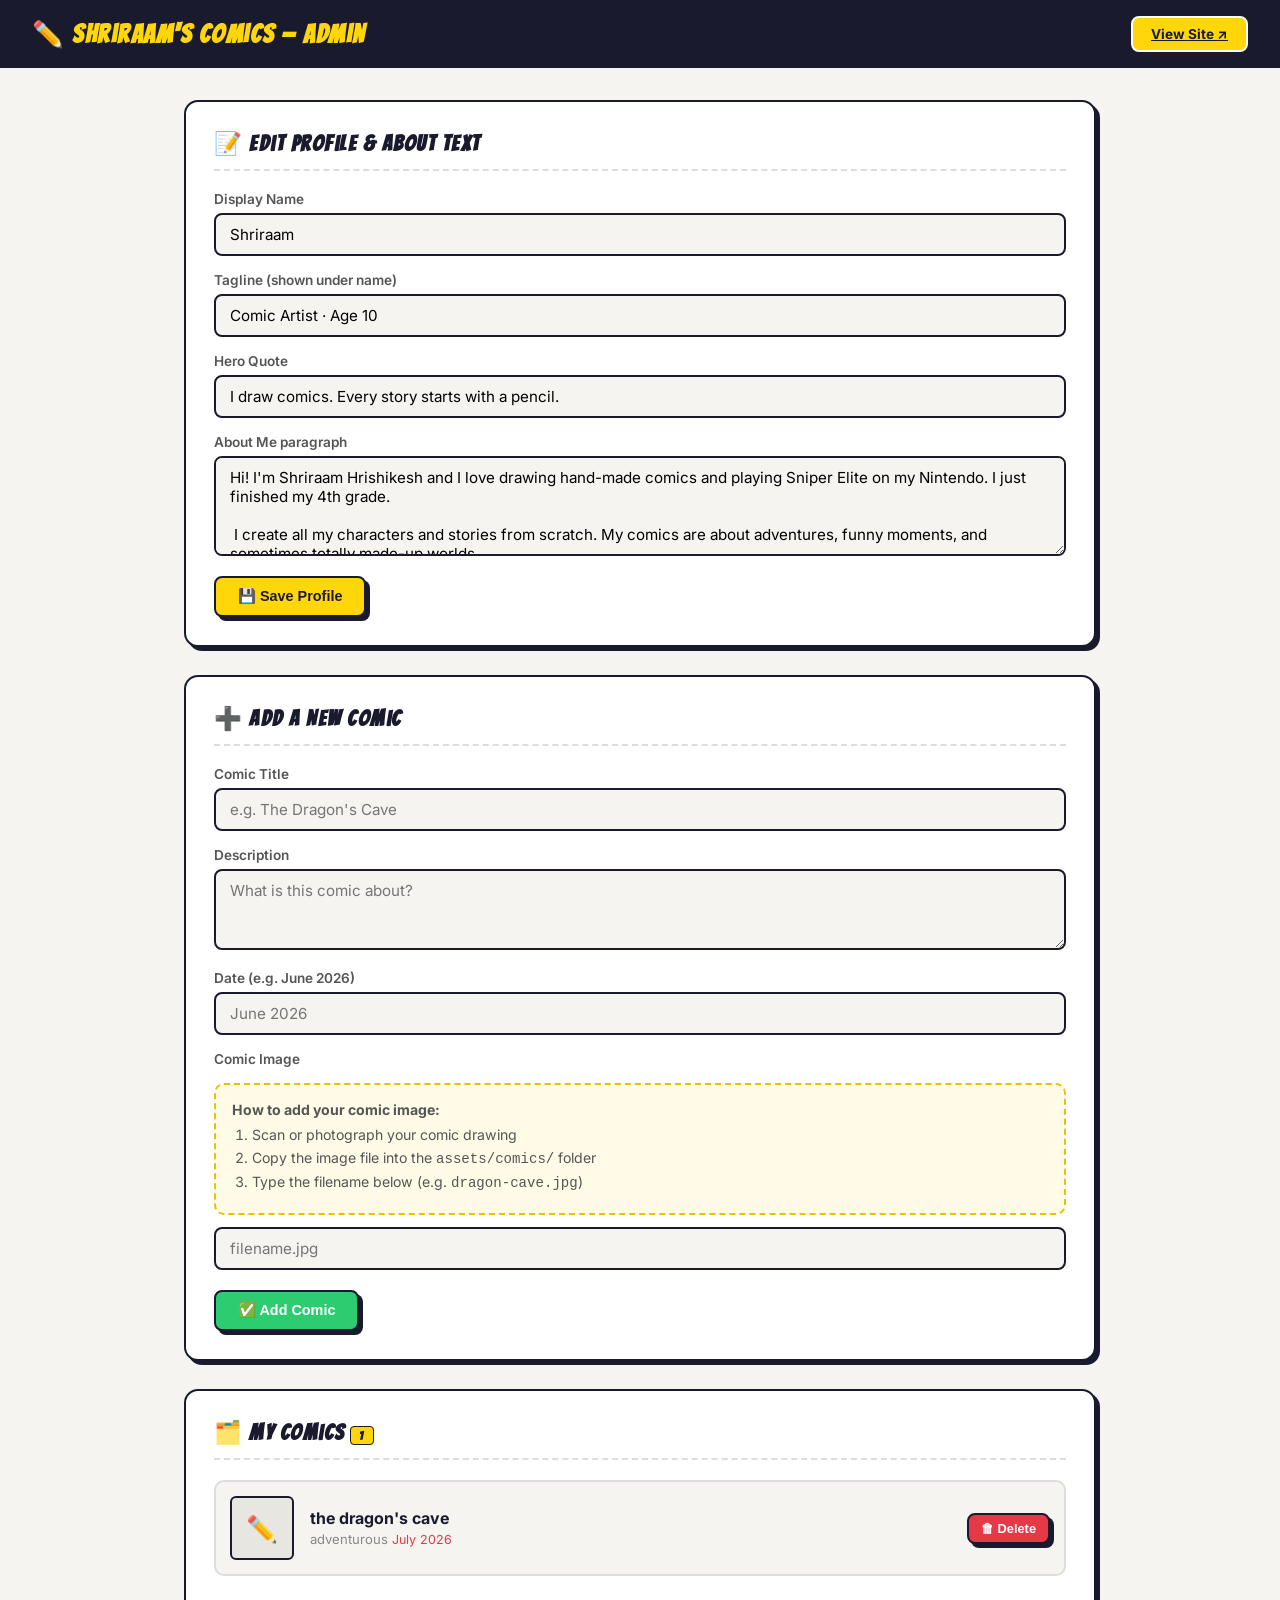
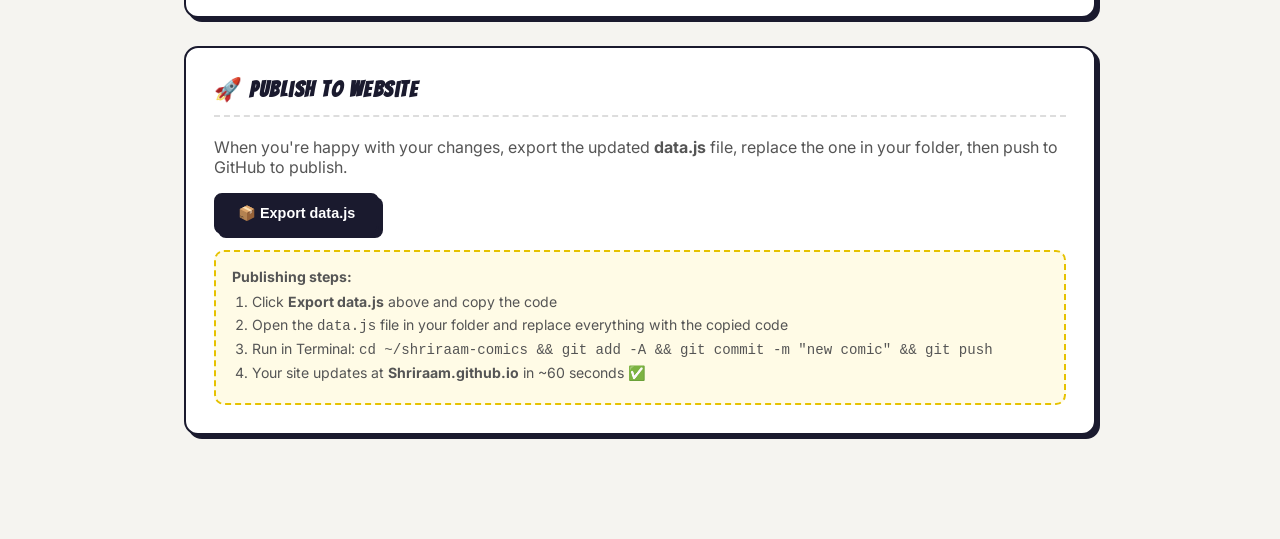
<file: admin.html>
<!DOCTYPE html>
<html lang="en">
<head>
  <meta charset="UTF-8" />
  <meta name="viewport" content="width=device-width, initial-scale=1.0" />
  <title>Shriraam's Comics — Admin</title>
  <link href="https://fonts.googleapis.com/css2?family=Bangers&family=Inter:wght@400;500;600;700&display=swap" rel="stylesheet" />
  <style>
    *, *::before, *::after { box-sizing: border-box; margin: 0; padding: 0; }
    :root {
      --yellow: #FFD60A; --dark: #1a1a2e; --accent: #e63946;
      --bg: #f5f4f0; --card: #fff; --border: #1a1a2e;
      --green: #2ecc71; --shadow: 4px 4px 0 var(--border);
    }
    body { font-family: 'Inter', sans-serif; background: var(--bg); color: var(--dark); }
    h1, h2, h3 { font-family: 'Bangers', cursive; letter-spacing: 1.5px; }

    /* Header */
    .admin-header {
      background: var(--dark); color: #fff;
      padding: 16px 32px;
      display: flex; align-items: center; justify-content: space-between;
    }
    .admin-header h1 { font-size: 1.6rem; color: var(--yellow); }
    .admin-header a {
      background: var(--yellow); color: var(--dark);
      padding: 8px 18px; border-radius: 8px; border: 2px solid #fff;
      font-weight: 700; font-size: 0.85rem;
    }

    /* Layout */
    .admin-body { max-width: 960px; margin: 0 auto; padding: 32px 24px 80px; }

    /* Section card */
    .card {
      background: var(--card); border: 2.5px solid var(--border);
      border-radius: 14px; padding: 28px; margin-bottom: 28px;
      box-shadow: var(--shadow);
    }
    .card-title {
      font-size: 1.4rem; margin-bottom: 20px;
      padding-bottom: 12px; border-bottom: 2px dashed #ddd;
    }

    /* Form elements */
    label { display: block; font-size: 0.85rem; font-weight: 600; margin-bottom: 6px; color: #555; }
    input[type="text"], textarea, input[type="file"] {
      width: 100%; padding: 10px 14px;
      border: 2px solid var(--border); border-radius: 8px;
      font-family: 'Inter', sans-serif; font-size: 0.95rem;
      background: var(--bg); margin-bottom: 16px;
      transition: border-color 0.2s;
    }
    input[type="text"]:focus, textarea:focus { outline: none; border-color: var(--accent); }
    textarea { resize: vertical; min-height: 80px; }

    /* Buttons */
    .btn {
      padding: 10px 22px; border-radius: 8px;
      font-weight: 700; font-size: 0.9rem;
      border: 2.5px solid var(--border); cursor: pointer;
      box-shadow: var(--shadow); transition: all 0.15s; display: inline-flex; align-items: center; gap: 6px;
    }
    .btn:hover { transform: translate(-2px,-2px); box-shadow: 6px 6px 0 var(--border); }
    .btn-yellow { background: var(--yellow); color: var(--dark); }
    .btn-green  { background: var(--green);  color: #fff; }
    .btn-red    { background: var(--accent);  color: #fff; }
    .btn-white  { background: #fff; color: var(--dark); }
    .btn-dark   { background: var(--dark); color: #fff; }

    /* Comics list */
    .comic-item {
      display: flex; align-items: center; gap: 16px;
      padding: 14px; background: var(--bg);
      border: 2px solid #ddd; border-radius: 10px;
      margin-bottom: 12px;
    }
    .comic-item img, .comic-thumb-placeholder {
      width: 64px; height: 64px; object-fit: cover;
      border-radius: 6px; border: 2px solid var(--border);
      flex-shrink: 0; background: #e8e6e0;
      display: flex; align-items: center; justify-content: center; font-size: 1.6rem;
    }
    .comic-item-info { flex: 1; }
    .comic-item-info strong { font-size: 1rem; display: block; }
    .comic-item-info span { font-size: 0.82rem; color: #888; }
    .comic-item-actions { display: flex; gap: 8px; }

    /* Image preview */
    #img-preview-wrap { margin-bottom: 16px; display: none; }
    #img-preview { max-height: 180px; border-radius: 8px; border: 2px solid var(--border); }

    /* Toast */
    .toast {
      position: fixed; bottom: 28px; right: 28px;
      background: var(--dark); color: #fff;
      padding: 12px 22px; border-radius: 10px;
      font-weight: 600; font-size: 0.9rem;
      opacity: 0; pointer-events: none;
      transition: opacity 0.3s; z-index: 999;
    }
    .toast.show { opacity: 1; }

    /* Export box */
    #export-output {
      font-family: monospace; font-size: 0.78rem;
      background: #1a1a2e; color: #a8ff78;
      padding: 16px; border-radius: 8px;
      white-space: pre-wrap; max-height: 240px; overflow-y: auto;
      margin-top: 16px; display: none;
    }

    .badge {
      background: var(--yellow); color: var(--dark);
      border: 1.5px solid var(--border); border-radius: 4px;
      padding: 2px 8px; font-size: 0.78rem; font-weight: 700;
    }
    .howto {
      background: #fffbe6; border: 2px dashed #e6c200;
      border-radius: 10px; padding: 16px; margin-top: 16px;
      font-size: 0.88rem; color: #555;
    }
    .howto ol { padding-left: 20px; margin-top: 8px; }
    .howto li { margin-bottom: 6px; }
  </style>
</head>
<body>

<div class="admin-header">
  <h1>✏️ Shriraam's Comics — Admin</h1>
  <a href="index.html" target="_blank">View Site ↗</a>
</div>

<div class="admin-body">

  <!-- ABOUT SECTION -->
  <div class="card">
    <h2 class="card-title">📝 Edit Profile &amp; About Text</h2>
    <label>Display Name</label>
    <input type="text" id="f-name" placeholder="e.g. Shriraam" />
    <label>Tagline (shown under name)</label>
    <input type="text" id="f-tagline" placeholder="e.g. Comic Artist · Age 10" />
    <label>Hero Quote</label>
    <input type="text" id="f-heroline" placeholder="e.g. I draw comics. Every story starts with a pencil." />
    <label>About Me paragraph</label>
    <textarea id="f-about" rows="4" placeholder="Write a little about yourself..."></textarea>
    <button class="btn btn-yellow" onclick="saveProfile()">💾 Save Profile</button>
  </div>

  <!-- ADD COMIC -->
  <div class="card">
    <h2 class="card-title">➕ Add a New Comic</h2>

    <label>Comic Title</label>
    <input type="text" id="f-title" placeholder="e.g. The Dragon's Cave" />
    <label>Description</label>
    <textarea id="f-desc" rows="3" placeholder="What is this comic about?"></textarea>
    <label>Date (e.g. June 2026)</label>
    <input type="text" id="f-date" placeholder="June 2026" />

    <label>Comic Image</label>
    <div class="howto">
      <strong>How to add your comic image:</strong>
      <ol>
        <li>Scan or photograph your comic drawing</li>
        <li>Copy the image file into the <code>assets/comics/</code> folder</li>
        <li>Type the filename below (e.g. <code>dragon-cave.jpg</code>)</li>
      </ol>
    </div>
    <input type="text" id="f-imgname" placeholder="filename.jpg" style="margin-top:12px" />

    <button class="btn btn-green" onclick="addComic()" style="margin-top:4px">✅ Add Comic</button>
  </div>

  <!-- MANAGE COMICS -->
  <div class="card">
    <h2 class="card-title">🗂️ My Comics <span class="badge" id="comic-count">0</span></h2>
    <div id="comics-list"><!-- populated by JS --></div>
  </div>

  <!-- PUBLISH -->
  <div class="card">
    <h2 class="card-title">🚀 Publish to Website</h2>
    <p style="color:#555; margin-bottom:16px">
      When you're happy with your changes, export the updated <strong>data.js</strong> file, replace the one in your folder, then push to GitHub to publish.
    </p>
    <button class="btn btn-dark" onclick="exportData()">📦 Export data.js</button>
    <div id="export-output"></div>
    <div class="howto" style="margin-top:16px">
      <strong>Publishing steps:</strong>
      <ol>
        <li>Click <strong>Export data.js</strong> above and copy the code</li>
        <li>Open the <code>data.js</code> file in your folder and replace everything with the copied code</li>
        <li>Run in Terminal: <code>cd ~/shriraam-comics &amp;&amp; git add -A &amp;&amp; git commit -m "new comic" &amp;&amp; git push</code></li>
        <li>Your site updates at <strong>Shriraam.github.io</strong> in ~60 seconds ✅</li>
      </ol>
    </div>
  </div>

</div>

<!-- TOAST -->
<div class="toast" id="toast"></div>

<script src="data.js"></script>
<script>
// ── Data management ──────────────────────────

function loadData() {
  const saved = localStorage.getItem('shriraam_comics_data');
  return saved ? JSON.parse(saved) : JSON.parse(JSON.stringify(SITE_DATA));
}
function saveData(d) {
  localStorage.setItem('shriraam_comics_data', JSON.stringify(d));
}

// ── Init ─────────────────────────────────────

let data = loadData();

function init() {
  document.getElementById('f-name').value     = data.name     || '';
  document.getElementById('f-tagline').value  = data.tagline  || '';
  document.getElementById('f-heroline').value = data.heroLine || '';
  document.getElementById('f-about').value    = data.about    || '';
  renderComicsList();
}

// ── Profile ───────────────────────────────────

function saveProfile() {
  data.name     = document.getElementById('f-name').value.trim();
  data.tagline  = document.getElementById('f-tagline').value.trim();
  data.heroLine = document.getElementById('f-heroline').value.trim();
  data.about    = document.getElementById('f-about').value.trim();
  saveData(data);
  toast('Profile saved! ✅');
}

// ── Comics ────────────────────────────────────

function addComic() {
  const title = document.getElementById('f-title').value.trim();
  const desc  = document.getElementById('f-desc').value.trim();
  const date  = document.getElementById('f-date').value.trim();
  const img   = document.getElementById('f-imgname').value.trim();

  if (!title) { toast('Please enter a title ⚠️'); return; }

  const newComic = {
    id: Date.now(),
    title,
    description: desc || '',
    image: img ? `assets/comics/${img}` : '',
    date: date || new Date().toLocaleDateString('en-US', { month:'long', year:'numeric' })
  };

  data.comics.unshift(newComic); // newest first
  saveData(data);
  renderComicsList();

  // Clear form
  ['f-title','f-desc','f-date','f-imgname'].forEach(id => document.getElementById(id).value = '');
  toast('Comic added! ✅ Remember to copy the image to assets/comics/');
}

function deleteComic(id) {
  if (!confirm('Delete this comic?')) return;
  data.comics = data.comics.filter(c => c.id !== id);
  saveData(data);
  renderComicsList();
  toast('Deleted.');
}

function renderComicsList() {
  const list = document.getElementById('comics-list');
  document.getElementById('comic-count').textContent = data.comics.length;

  if (data.comics.length === 0) {
    list.innerHTML = '<p style="color:#aaa;text-align:center;padding:20px">No comics yet — add one above!</p>';
    return;
  }

  list.innerHTML = data.comics.map(c => `
    <div class="comic-item">
      ${c.image
        ? `<img src="${c.image}" alt="" onerror="this.outerHTML='<div class=comic-thumb-placeholder>🖼️</div>'" />`
        : `<div class="comic-thumb-placeholder">✏️</div>`}
      <div class="comic-item-info">
        <strong>${c.title}</strong>
        <span>${c.description || '—'}</span>
        <span style="color:#e63946;font-size:0.78rem;">${c.date}</span>
      </div>
      <div class="comic-item-actions">
        <button class="btn btn-red" onclick="deleteComic(${c.id})" style="padding:6px 12px;font-size:0.8rem">🗑 Delete</button>
      </div>
    </div>`).join('');
}

// ── Export ────────────────────────────────────

function exportData() {
  const out = `// ─────────────────────────────────────────────
//  SHRIRAAM'S COMICS — Site Content
//  Generated by admin.html on ${new Date().toLocaleDateString()}
// ─────────────────────────────────────────────

const SITE_DATA = ${JSON.stringify(data, null, 2)};`;

  const el = document.getElementById('export-output');
  el.style.display = 'block';
  el.textContent = out;

  navigator.clipboard.writeText(out).then(() => {
    toast('Copied to clipboard! Now paste into data.js ✅');
  }).catch(() => {
    toast('Copy the code above and paste into data.js');
  });
}

// ── Toast ─────────────────────────────────────

function toast(msg) {
  const el = document.getElementById('toast');
  el.textContent = msg;
  el.classList.add('show');
  setTimeout(() => el.classList.remove('show'), 3000);
}

init();
</script>
</body>
</html>
</file>
